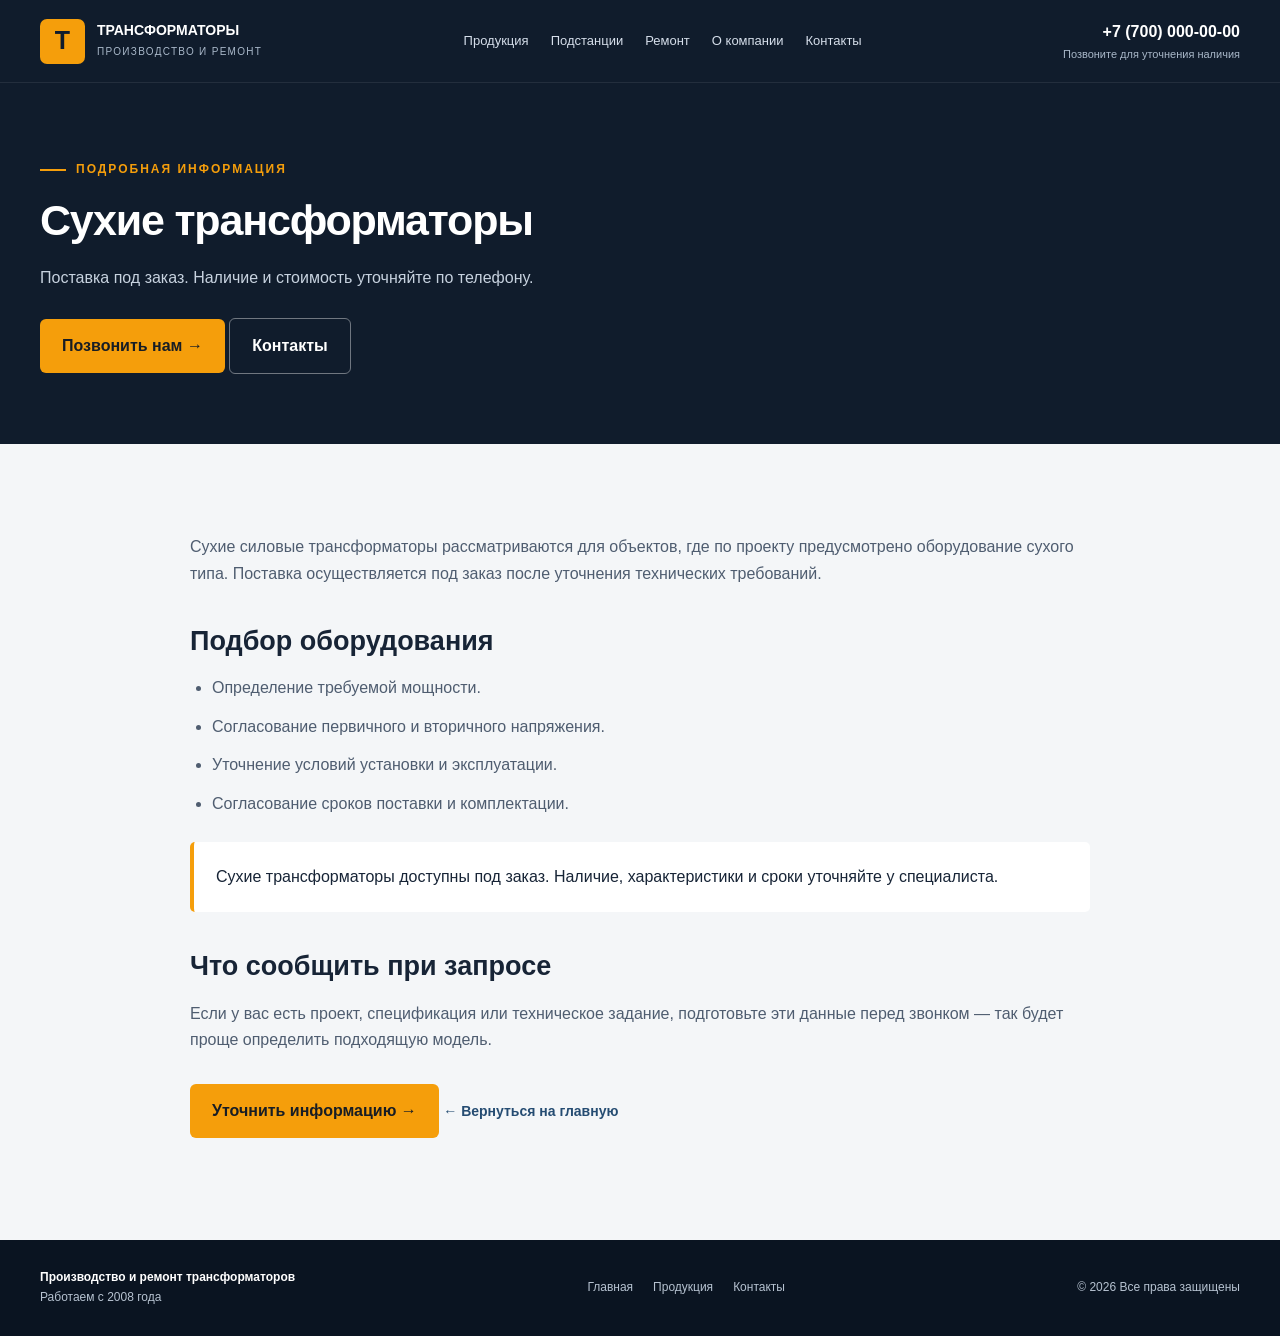
<file: transformator-site-updated/dry-transformer.html>
<!DOCTYPE html><html lang="ru"><head><meta charset="UTF-8"><meta name="viewport" content="width=device-width, initial-scale=1.0"><meta name="theme-color" content="#101c2c"><title>Сухие трансформаторы — Производство и ремонт трансформаторов</title><meta name="description" content="Сухие трансформаторы. Работаем с 2008 года. Наличие и стоимость уточняйте по телефону."><link rel="stylesheet" href="css/style.css"></head><body>
<header class="header"><div class="container header-inner"><a href="index.html" class="logo"><div class="logo-mark">Т</div><div><div class="logo-title">ТРАНСФОРМАТОРЫ</div><span class="logo-subtitle">Производство и ремонт</span></div></a><nav class="nav"><a href="index.html#products">Продукция</a><a href="substations.html">Подстанции</a><a href="repair.html">Ремонт</a><a href="index.html#about">О компании</a><a href="index.html#contacts">Контакты</a></nav><div class="header-contact"><a href="tel:+77000000000" class="header-phone">+7 (700) 000-00-00</a><div class="header-caption">Позвоните для уточнения наличия</div></div><a class="menu-toggle" href="index.html">← На главную</a></div></header>
<section class="detail-hero"><div class="container"><div class="eyebrow">Подробная информация</div><h1 class="section-title">Сухие трансформаторы</h1><p>Поставка под заказ. Наличие и стоимость уточняйте по телефону.</p><div style="margin-top:26px"><a class="btn btn-primary" href="tel:+77000000000">Позвонить нам →</a> <a class="btn btn-outline" href="index.html#contacts">Контакты</a></div></div></section>
<main class="section"><div class="container detail-content"><p>Сухие силовые трансформаторы рассматриваются для объектов, где по проекту предусмотрено оборудование сухого типа. Поставка осуществляется под заказ после уточнения технических требований.</p><h2>Подбор оборудования</h2><ul><li>Определение требуемой мощности.</li><li>Согласование первичного и вторичного напряжения.</li><li>Уточнение условий установки и эксплуатации.</li><li>Согласование сроков поставки и комплектации.</li></ul><div class="detail-callout">Сухие трансформаторы доступны под заказ. Наличие, характеристики и сроки уточняйте у специалиста.</div><h2>Что сообщить при запросе</h2><p>Если у вас есть проект, спецификация или техническое задание, подготовьте эти данные перед звонком — так будет проще определить подходящую модель.</p><p style="margin-top:30px"><a class="btn btn-primary" href="index.html#contacts">Уточнить информацию →</a> <a class="product-link" href="index.html">← Вернуться на главную</a></p></div></main>
<footer class="footer"><div class="container footer-inner"><div><strong>Производство и ремонт трансформаторов</strong><div>Работаем с 2008 года</div></div><div class="footer-links"><a href="index.html">Главная</a><a href="index.html#products">Продукция</a><a href="index.html#contacts">Контакты</a></div><div>© 2026 Все права защищены</div></div></footer></body></html>
</file>
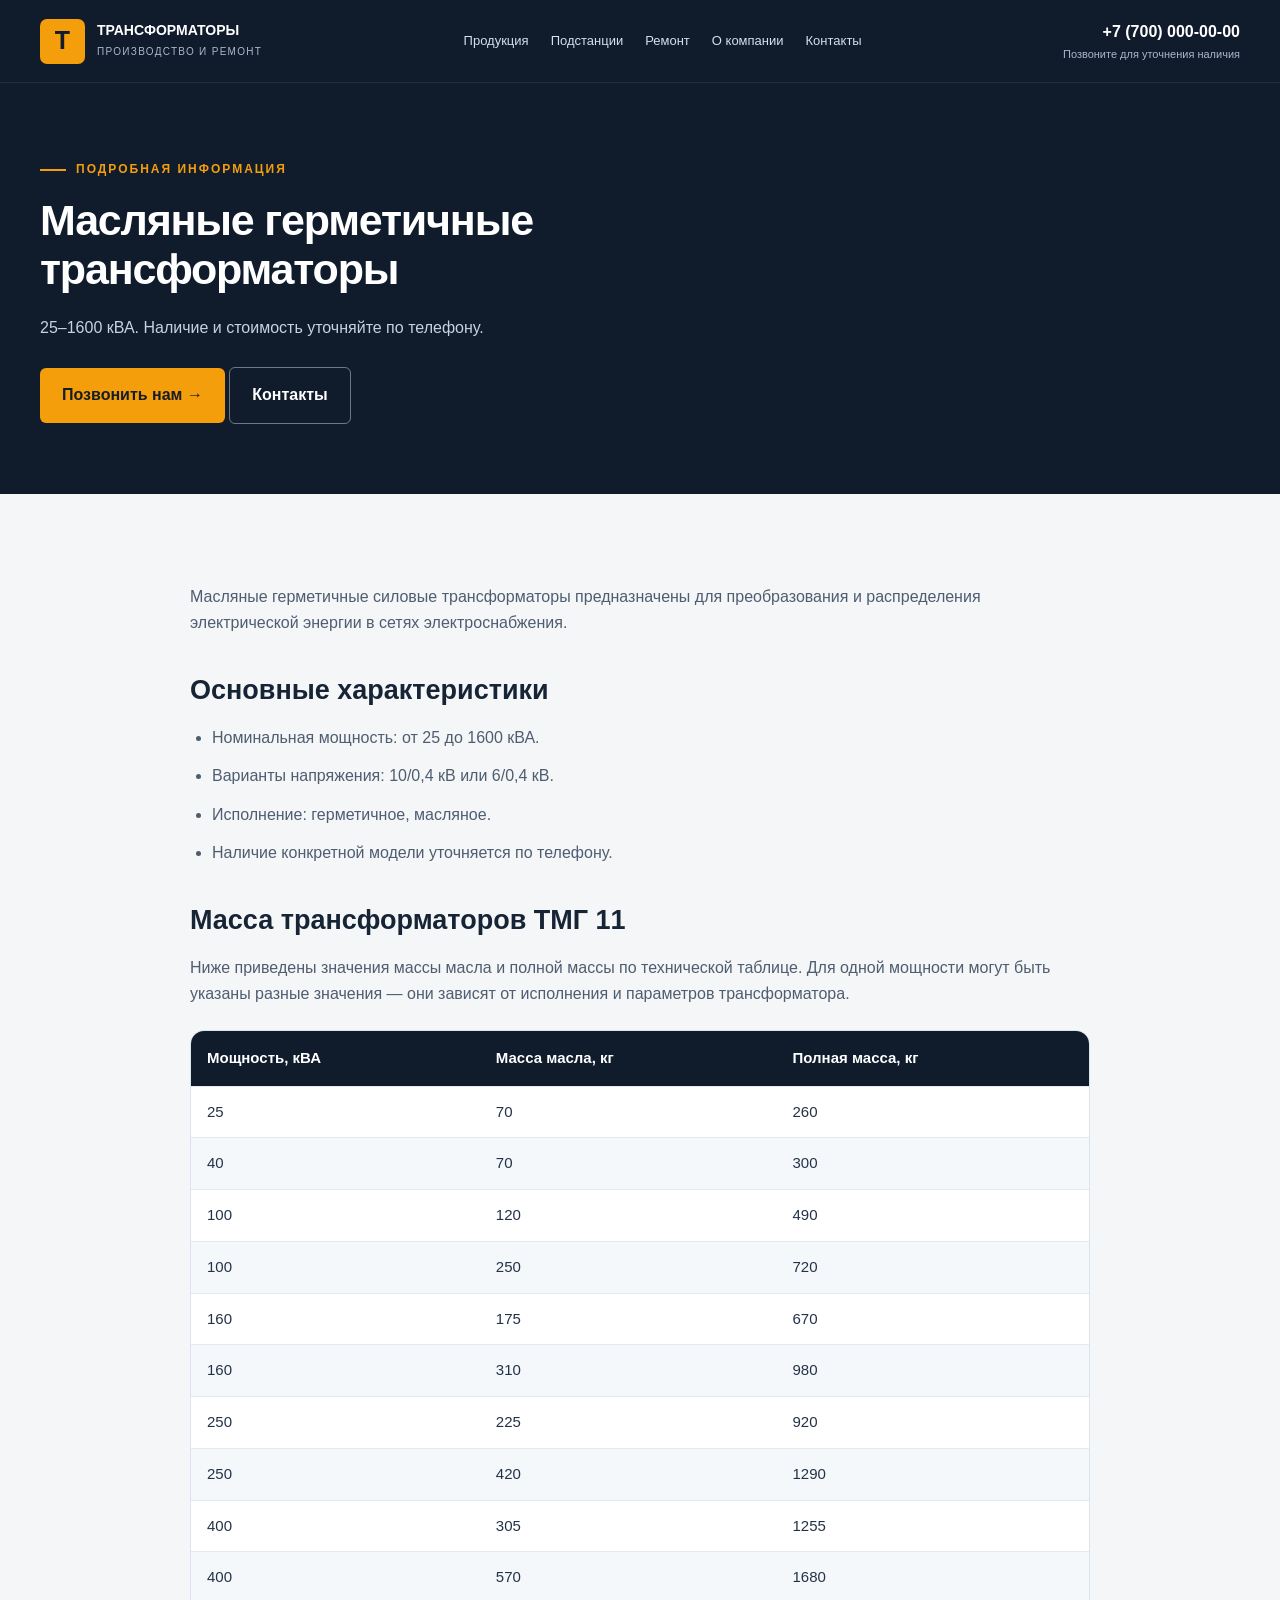
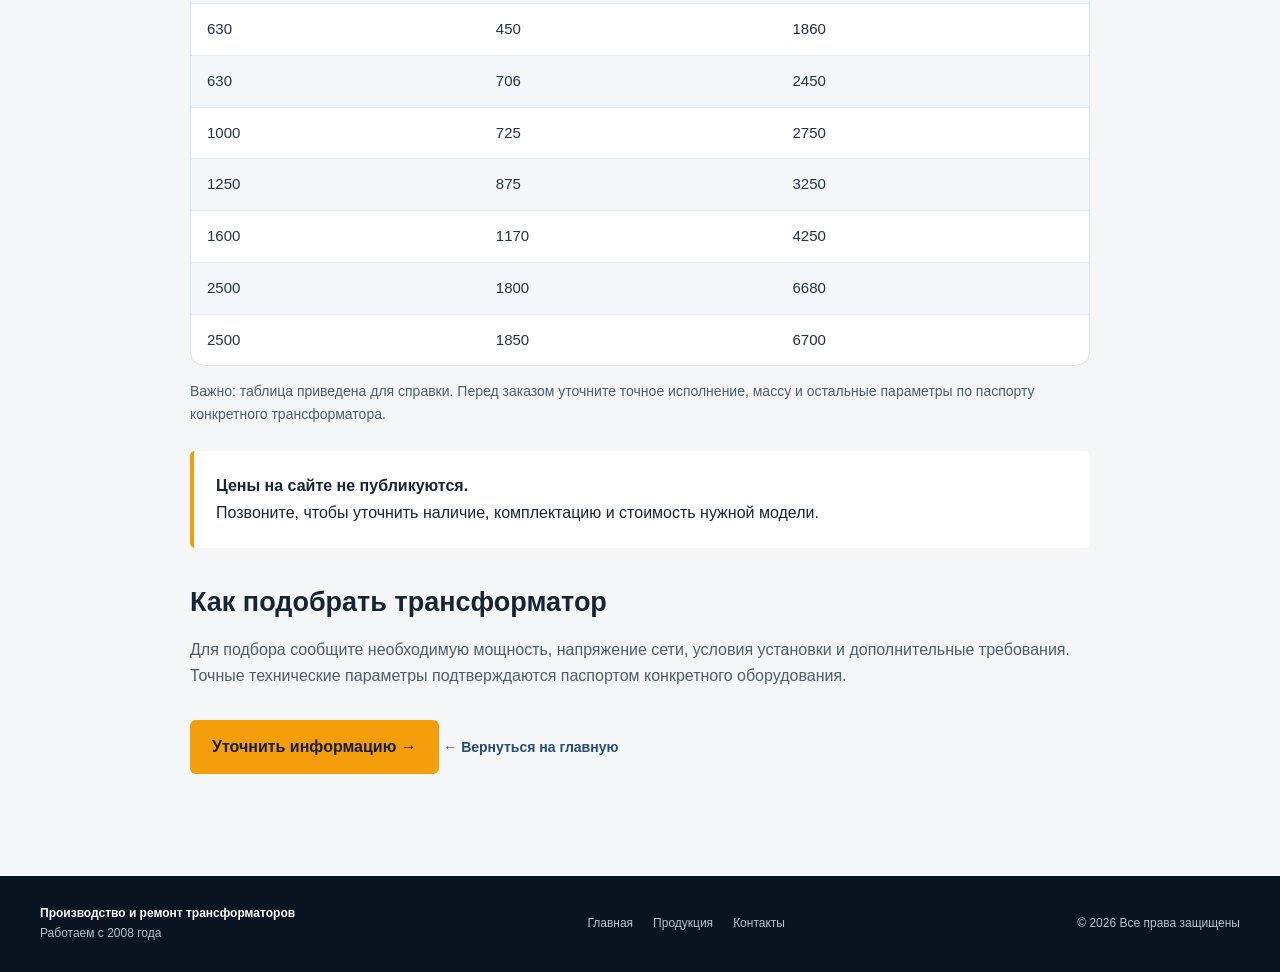
<file: transformator-site-updated/oil-transformer.html>
<!DOCTYPE html><html lang="ru"><head><meta charset="UTF-8"><meta name="viewport" content="width=device-width, initial-scale=1.0"><meta name="theme-color" content="#101c2c"><title>Масляные герметичные трансформаторы — Производство и ремонт трансформаторов</title><meta name="description" content="Масляные герметичные трансформаторы. Работаем с 2008 года. Наличие и стоимость уточняйте по телефону."><link rel="stylesheet" href="css/style.css"></head><body>
<header class="header"><div class="container header-inner"><a href="index.html" class="logo"><div class="logo-mark">Т</div><div><div class="logo-title">ТРАНСФОРМАТОРЫ</div><span class="logo-subtitle">Производство и ремонт</span></div></a><nav class="nav"><a href="index.html#products">Продукция</a><a href="substations.html">Подстанции</a><a href="repair.html">Ремонт</a><a href="index.html#about">О компании</a><a href="index.html#contacts">Контакты</a></nav><div class="header-contact"><a href="tel:+77000000000" class="header-phone">+7 (700) 000-00-00</a><div class="header-caption">Позвоните для уточнения наличия</div></div><a class="menu-toggle" href="index.html">← На главную</a></div></header>
<section class="detail-hero"><div class="container"><div class="eyebrow">Подробная информация</div><h1 class="section-title">Масляные герметичные трансформаторы</h1><p>25–1600 кВА. Наличие и стоимость уточняйте по телефону.</p><div style="margin-top:26px"><a class="btn btn-primary" href="tel:+77000000000">Позвонить нам →</a> <a class="btn btn-outline" href="index.html#contacts">Контакты</a></div></div></section>
<main class="section"><div class="container detail-content"><p>Масляные герметичные силовые трансформаторы предназначены для преобразования и распределения электрической энергии в сетях электроснабжения.</p><h2>Основные характеристики</h2><ul><li>Номинальная мощность: от 25 до 1600 кВА.</li><li>Варианты напряжения: 10/0,4 кВ или 6/0,4 кВ.</li><li>Исполнение: герметичное, масляное.</li><li>Наличие конкретной модели уточняется по телефону.</li></ul><h2>Масса трансформаторов ТМГ 11</h2>
<p>Ниже приведены значения массы масла и полной массы по технической таблице. Для одной мощности могут быть указаны разные значения — они зависят от исполнения и параметров трансформатора.</p>
<div class="spec-table-wrap"><table class="spec-table"><thead><tr><th>Мощность, кВА</th><th>Масса масла, кг</th><th>Полная масса, кг</th></tr></thead><tbody>
<tr><td>25</td><td>70</td><td>260</td></tr><tr><td>40</td><td>70</td><td>300</td></tr><tr><td>100</td><td>120</td><td>490</td></tr><tr><td>100</td><td>250</td><td>720</td></tr><tr><td>160</td><td>175</td><td>670</td></tr><tr><td>160</td><td>310</td><td>980</td></tr><tr><td>250</td><td>225</td><td>920</td></tr><tr><td>250</td><td>420</td><td>1290</td></tr><tr><td>400</td><td>305</td><td>1255</td></tr><tr><td>400</td><td>570</td><td>1680</td></tr><tr><td>630</td><td>450</td><td>1860</td></tr><tr><td>630</td><td>706</td><td>2450</td></tr><tr><td>1000</td><td>725</td><td>2750</td></tr><tr><td>1250</td><td>875</td><td>3250</td></tr><tr><td>1600</td><td>1170</td><td>4250</td></tr><tr><td>2500</td><td>1800</td><td>6680</td></tr><tr><td>2500</td><td>1850</td><td>6700</td></tr>
</tbody></table></div>
<p class="spec-note">Важно: таблица приведена для справки. Перед заказом уточните точное исполнение, массу и остальные параметры по паспорту конкретного трансформатора.</p><div class="detail-callout"><strong>Цены на сайте не публикуются.</strong><br>Позвоните, чтобы уточнить наличие, комплектацию и стоимость нужной модели.</div><h2>Как подобрать трансформатор</h2><p>Для подбора сообщите необходимую мощность, напряжение сети, условия установки и дополнительные требования. Точные технические параметры подтверждаются паспортом конкретного оборудования.</p><p style="margin-top:30px"><a class="btn btn-primary" href="index.html#contacts">Уточнить информацию →</a> <a class="product-link" href="index.html">← Вернуться на главную</a></p></div></main>
<footer class="footer"><div class="container footer-inner"><div><strong>Производство и ремонт трансформаторов</strong><div>Работаем с 2008 года</div></div><div class="footer-links"><a href="index.html">Главная</a><a href="index.html#products">Продукция</a><a href="index.html#contacts">Контакты</a></div><div>© 2026 Все права защищены</div></div></footer></body></html>
</file>
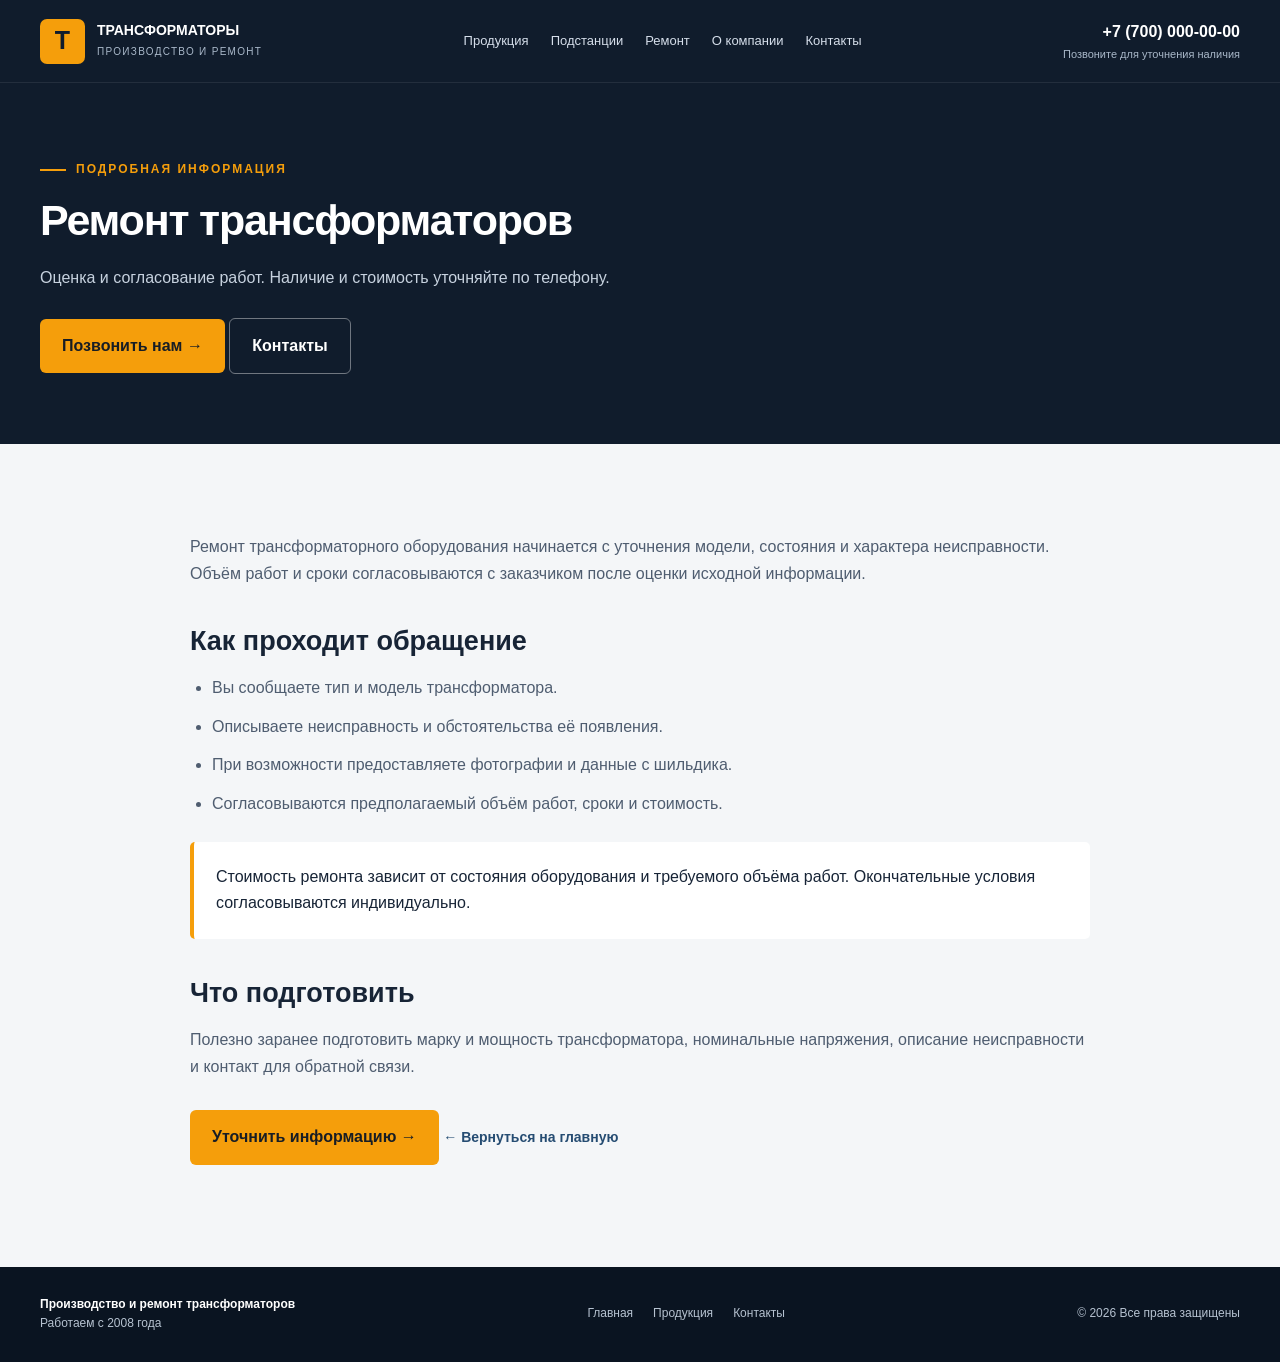
<file: transformator-site-updated/repair.html>
<!DOCTYPE html><html lang="ru"><head><meta charset="UTF-8"><meta name="viewport" content="width=device-width, initial-scale=1.0"><meta name="theme-color" content="#101c2c"><title>Ремонт трансформаторов — Производство и ремонт трансформаторов</title><meta name="description" content="Ремонт трансформаторов. Работаем с 2008 года. Наличие и стоимость уточняйте по телефону."><link rel="stylesheet" href="css/style.css"></head><body>
<header class="header"><div class="container header-inner"><a href="index.html" class="logo"><div class="logo-mark">Т</div><div><div class="logo-title">ТРАНСФОРМАТОРЫ</div><span class="logo-subtitle">Производство и ремонт</span></div></a><nav class="nav"><a href="index.html#products">Продукция</a><a href="substations.html">Подстанции</a><a href="repair.html">Ремонт</a><a href="index.html#about">О компании</a><a href="index.html#contacts">Контакты</a></nav><div class="header-contact"><a href="tel:+77000000000" class="header-phone">+7 (700) 000-00-00</a><div class="header-caption">Позвоните для уточнения наличия</div></div><a class="menu-toggle" href="index.html">← На главную</a></div></header>
<section class="detail-hero"><div class="container"><div class="eyebrow">Подробная информация</div><h1 class="section-title">Ремонт трансформаторов</h1><p>Оценка и согласование работ. Наличие и стоимость уточняйте по телефону.</p><div style="margin-top:26px"><a class="btn btn-primary" href="tel:+77000000000">Позвонить нам →</a> <a class="btn btn-outline" href="index.html#contacts">Контакты</a></div></div></section>
<main class="section"><div class="container detail-content"><p>Ремонт трансформаторного оборудования начинается с уточнения модели, состояния и характера неисправности. Объём работ и сроки согласовываются с заказчиком после оценки исходной информации.</p><h2>Как проходит обращение</h2><ul><li>Вы сообщаете тип и модель трансформатора.</li><li>Описываете неисправность и обстоятельства её появления.</li><li>При возможности предоставляете фотографии и данные с шильдика.</li><li>Согласовываются предполагаемый объём работ, сроки и стоимость.</li></ul><div class="detail-callout">Стоимость ремонта зависит от состояния оборудования и требуемого объёма работ. Окончательные условия согласовываются индивидуально.</div><h2>Что подготовить</h2><p>Полезно заранее подготовить марку и мощность трансформатора, номинальные напряжения, описание неисправности и контакт для обратной связи.</p><p style="margin-top:30px"><a class="btn btn-primary" href="index.html#contacts">Уточнить информацию →</a> <a class="product-link" href="index.html">← Вернуться на главную</a></p></div></main>
<footer class="footer"><div class="container footer-inner"><div><strong>Производство и ремонт трансформаторов</strong><div>Работаем с 2008 года</div></div><div class="footer-links"><a href="index.html">Главная</a><a href="index.html#products">Продукция</a><a href="index.html#contacts">Контакты</a></div><div>© 2026 Все права защищены</div></div></footer></body></html>
</file>
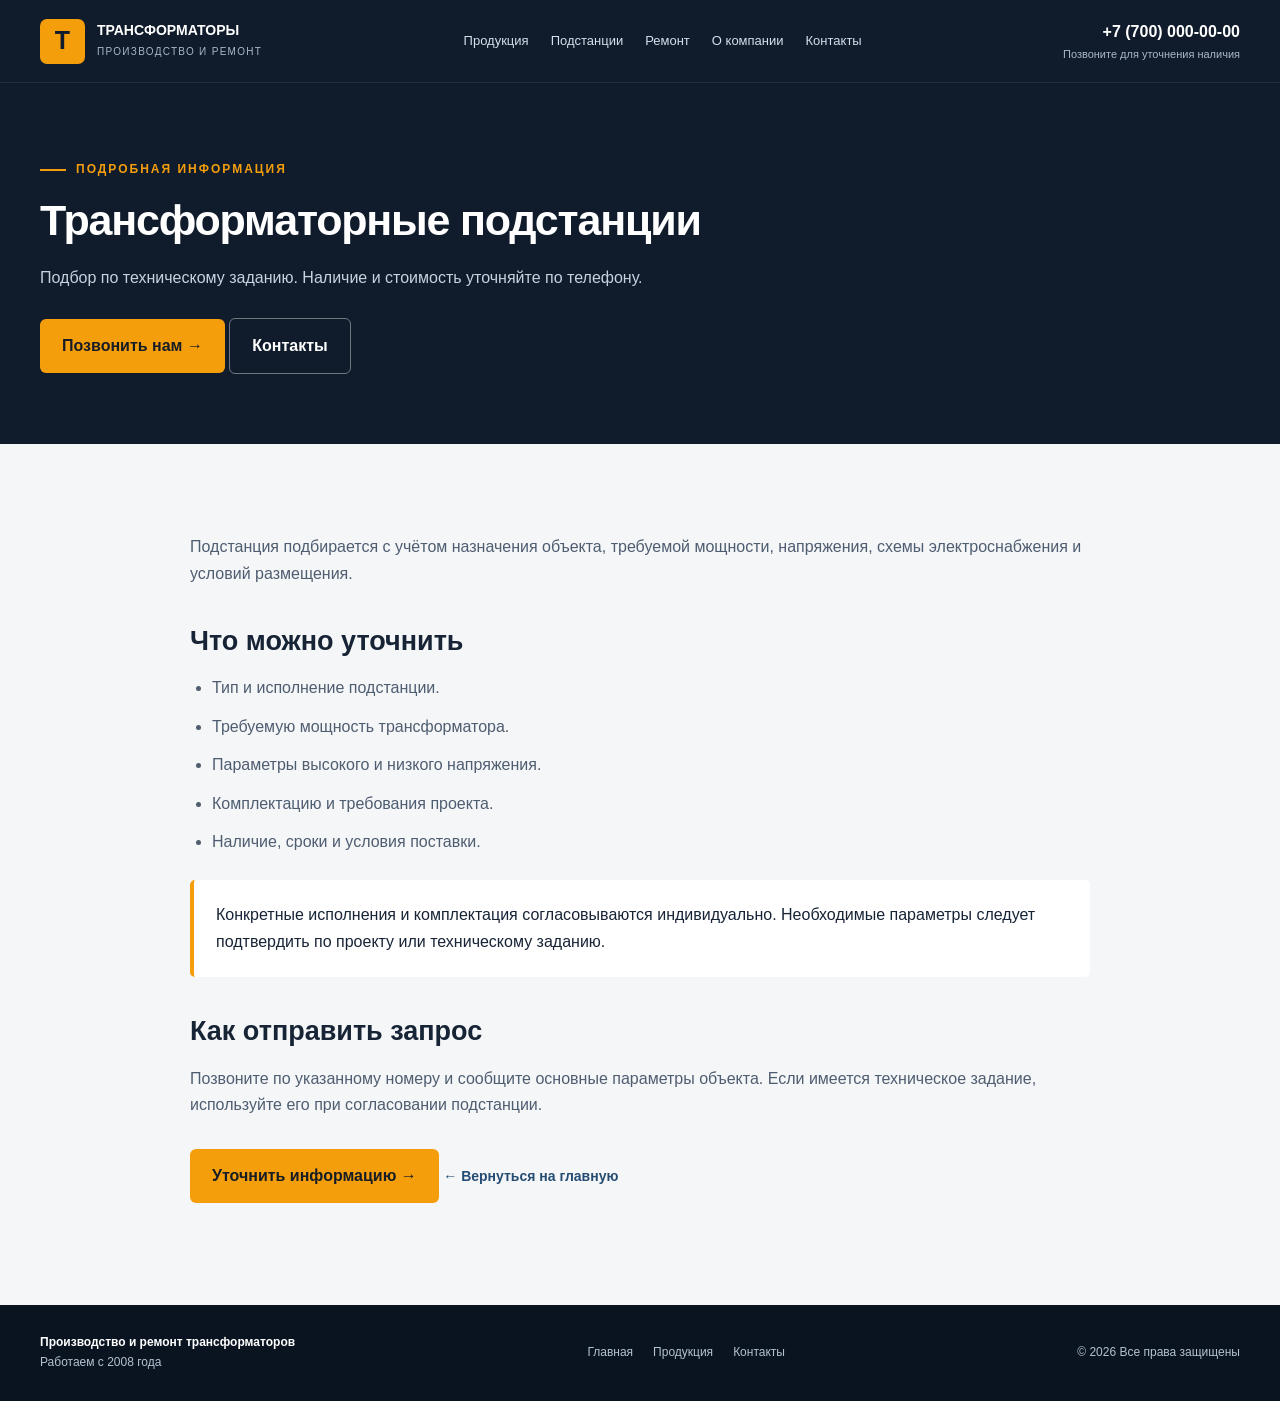
<file: transformator-site-updated/substations.html>
<!DOCTYPE html><html lang="ru"><head><meta charset="UTF-8"><meta name="viewport" content="width=device-width, initial-scale=1.0"><meta name="theme-color" content="#101c2c"><title>Трансформаторные подстанции — Производство и ремонт трансформаторов</title><meta name="description" content="Трансформаторные подстанции. Работаем с 2008 года. Наличие и стоимость уточняйте по телефону."><link rel="stylesheet" href="css/style.css"></head><body>
<header class="header"><div class="container header-inner"><a href="index.html" class="logo"><div class="logo-mark">Т</div><div><div class="logo-title">ТРАНСФОРМАТОРЫ</div><span class="logo-subtitle">Производство и ремонт</span></div></a><nav class="nav"><a href="index.html#products">Продукция</a><a href="substations.html">Подстанции</a><a href="repair.html">Ремонт</a><a href="index.html#about">О компании</a><a href="index.html#contacts">Контакты</a></nav><div class="header-contact"><a href="tel:+77000000000" class="header-phone">+7 (700) 000-00-00</a><div class="header-caption">Позвоните для уточнения наличия</div></div><a class="menu-toggle" href="index.html">← На главную</a></div></header>
<section class="detail-hero"><div class="container"><div class="eyebrow">Подробная информация</div><h1 class="section-title">Трансформаторные подстанции</h1><p>Подбор по техническому заданию. Наличие и стоимость уточняйте по телефону.</p><div style="margin-top:26px"><a class="btn btn-primary" href="tel:+77000000000">Позвонить нам →</a> <a class="btn btn-outline" href="index.html#contacts">Контакты</a></div></div></section>
<main class="section"><div class="container detail-content"><p>Подстанция подбирается с учётом назначения объекта, требуемой мощности, напряжения, схемы электроснабжения и условий размещения.</p><h2>Что можно уточнить</h2><ul><li>Тип и исполнение подстанции.</li><li>Требуемую мощность трансформатора.</li><li>Параметры высокого и низкого напряжения.</li><li>Комплектацию и требования проекта.</li><li>Наличие, сроки и условия поставки.</li></ul><div class="detail-callout">Конкретные исполнения и комплектация согласовываются индивидуально. Необходимые параметры следует подтвердить по проекту или техническому заданию.</div><h2>Как отправить запрос</h2><p>Позвоните по указанному номеру и сообщите основные параметры объекта. Если имеется техническое задание, используйте его при согласовании подстанции.</p><p style="margin-top:30px"><a class="btn btn-primary" href="index.html#contacts">Уточнить информацию →</a> <a class="product-link" href="index.html">← Вернуться на главную</a></p></div></main>
<footer class="footer"><div class="container footer-inner"><div><strong>Производство и ремонт трансформаторов</strong><div>Работаем с 2008 года</div></div><div class="footer-links"><a href="index.html">Главная</a><a href="index.html#products">Продукция</a><a href="index.html#contacts">Контакты</a></div><div>© 2026 Все права защищены</div></div></footer></body></html>
</file>
<file: transformator-site-updated/css/style.css>
:root{--bg:#f4f6f8;--dark:#101c2c;--dark-light:#192b40;--blue:#254c72;--orange:#f59e0b;--text:#172436;--muted:#68778a;--white:#fff;--border:#e0e6ed;--radius:12px;--container:1200px}
*{margin:0;padding:0;box-sizing:border-box}html{scroll-behavior:smooth;scroll-padding-top:90px}body{font-family:Arial,Helvetica,sans-serif;background:var(--bg);color:var(--text);line-height:1.65}a{text-decoration:none;color:inherit}img{display:block;width:100%;height:100%;object-fit:cover}button,input,textarea{font:inherit}.container{width:min(var(--container),calc(100% - 40px));margin:0 auto}.section{padding:90px 0}.section-white{background:#fff}.eyebrow{display:inline-flex;align-items:center;gap:10px;color:var(--orange);font-size:12px;font-weight:800;letter-spacing:2px;text-transform:uppercase;margin-bottom:16px}.eyebrow:before{content:"";width:26px;height:2px;background:currentColor}.section-title{font-size:clamp(28px,4vw,43px);line-height:1.15;letter-spacing:-1.2px;margin-bottom:20px;max-width:750px}.section-description{color:var(--muted);max-width:700px;margin-bottom:40px}.btn{display:inline-flex;align-items:center;justify-content:center;gap:10px;padding:14px 22px;border:0;border-radius:6px;font-weight:700;cursor:pointer;transition:.2s}.btn-primary{background:var(--orange);color:#171d25}.btn-primary:hover{background:#ffbd43;transform:translateY(-2px)}.btn-outline{border:1px solid rgba(255,255,255,.4);color:#fff;background:transparent}.btn-outline:hover{background:#fff;color:var(--dark)}
.header{position:sticky;top:0;z-index:100;background:var(--dark);color:#fff;border-bottom:1px solid rgba(255,255,255,.08)}.header-inner{min-height:82px;display:flex;align-items:center;justify-content:space-between;gap:25px}.logo{display:flex;align-items:center;gap:12px;min-width:220px}.logo-mark{width:45px;height:45px;display:grid;place-items:center;flex-shrink:0;background:var(--orange);color:var(--dark);border-radius:7px;font-size:25px;font-weight:900}.logo-title{font-size:14px;font-weight:800;line-height:1.25}.logo-subtitle{display:block;margin-top:4px;color:#a9b8c9;font-size:10px;letter-spacing:1.3px;text-transform:uppercase}.nav{display:flex;align-items:center;gap:22px;font-size:13px;color:#d5deea}.nav a:hover{color:var(--orange)}.header-contact{text-align:right;flex-shrink:0}.header-phone{font-size:16px;font-weight:800;white-space:nowrap}.header-caption{color:#a9b8c9;font-size:11px}.menu-toggle{display:none;background:transparent;border:1px solid #526174;color:#fff;border-radius:6px;padding:8px 12px;cursor:pointer}
.hero{position:relative;overflow:hidden;color:#fff;background:var(--dark)}.hero:before{content:"";position:absolute;inset:0;background:linear-gradient(90deg,rgba(12,24,39,.97),rgba(12,24,39,.82) 55%,rgba(12,24,39,.5)),url("../images/hero-transformer.jpg") center/cover no-repeat}.hero:after{content:"";position:absolute;inset:0;opacity:.1;pointer-events:none;background-image:linear-gradient(rgba(255,255,255,.12) 1px,transparent 1px),linear-gradient(90deg,rgba(255,255,255,.12) 1px,transparent 1px);background-size:50px 50px}.hero-inner{position:relative;z-index:1;min-height:590px;padding:90px 0;display:flex;flex-direction:column;justify-content:center;align-items:flex-start}.hero-tag{padding:8px 13px;border:1px solid rgba(245,158,11,.45);background:rgba(245,158,11,.1);color:#ffc45b;border-radius:4px;font-size:12px;font-weight:700;letter-spacing:1px;text-transform:uppercase;margin-bottom:25px}.hero h1{max-width:850px;font-size:clamp(36px,5.3vw,66px);line-height:1.08;letter-spacing:-2px;margin-bottom:25px}.hero h1 span{color:var(--orange)}.hero-text{max-width:650px;color:#c7d2df;font-size:17px;margin-bottom:32px}.hero-actions{display:flex;gap:13px;flex-wrap:wrap;margin-bottom:60px}.hero-facts{display:flex;flex-wrap:wrap;gap:45px;border-top:1px solid rgba(255,255,255,.17);padding-top:25px;width:100%;max-width:850px}.fact-number{color:var(--orange);font-size:30px;font-weight:900;line-height:1.2}.fact-text{color:#c7d2df;font-size:12px;margin-top:7px}
.products-grid{display:grid;grid-template-columns:repeat(3,1fr);gap:23px}.product-card{display:flex;flex-direction:column;background:#fff;border:1px solid var(--border);border-radius:var(--radius);overflow:hidden;transition:.25s}.product-card:hover{transform:translateY(-5px);box-shadow:0 16px 35px rgba(16,28,44,.09)}.product-image{height:240px;position:relative;background:#e2e8ef;overflow:hidden}.product-image img{transition:transform .4s}.product-card:hover .product-image img{transform:scale(1.04)}.product-label{position:absolute;top:15px;left:15px;background:var(--orange);color:var(--dark);font-size:11px;font-weight:800;padding:6px 10px;border-radius:3px;text-transform:uppercase}.product-content{padding:26px;display:flex;flex:1;flex-direction:column}.product-content h3{font-size:21px;line-height:1.3;margin-bottom:13px}.product-content p{color:var(--muted);font-size:14px;margin-bottom:20px}.spec-list{list-style:none;border-top:1px solid var(--border);margin-top:auto;padding-top:15px;margin-bottom:22px}.spec-list li{position:relative;padding:7px 0 7px 18px;font-size:13px;color:#445267}.spec-list li:before{content:"";position:absolute;left:0;top:15px;width:7px;height:7px;background:var(--orange);border-radius:2px}.product-link{color:var(--blue);font-weight:800;font-size:14px}.product-link:hover{color:#b86a00}
.advantages{background:var(--dark);color:#fff}.advantages .section-description{color:#b6c2d0}.advantages-grid{display:grid;grid-template-columns:repeat(4,1fr);gap:18px}.advantage-card{border:1px solid rgba(255,255,255,.13);background:rgba(255,255,255,.035);padding:28px 23px;border-radius:8px}.advantage-icon{width:48px;height:48px;display:grid;place-items:center;color:var(--orange);border:1px solid rgba(245,158,11,.35);background:rgba(245,158,11,.09);border-radius:8px;font-size:23px;margin-bottom:22px}.advantage-card h3{font-size:17px;margin-bottom:12px}.advantage-card p{color:#b6c2d0;font-size:13px}
.repair-layout,.about-layout{display:grid;grid-template-columns:1fr 1fr;align-items:center;gap:60px}.repair-photo,.about-photo{height:430px;position:relative;overflow:hidden;border-radius:var(--radius);background:#e2e8ef}.check-list{list-style:none;margin:28px 0}.check-list li{display:flex;align-items:flex-start;gap:13px;margin-bottom:17px;color:#445267;font-size:15px}.check{flex-shrink:0;width:23px;height:23px;display:grid;place-items:center;background:#fff0d3;color:#9b5d00;border-radius:50%;font-size:13px;font-weight:900;margin-top:2px}.about-badge{position:absolute;left:20px;bottom:20px;padding:20px 24px;color:#fff;background:var(--dark);border-left:4px solid var(--orange)}.about-badge strong{display:block;color:var(--orange);font-size:34px;line-height:1.2}.about-badge span{font-size:12px}.about-text{color:var(--muted);margin-bottom:17px}.about-points{display:grid;grid-template-columns:1fr 1fr;gap:14px;margin-top:28px}.about-point{padding:15px;border:1px solid var(--border);border-radius:7px;font-size:13px;font-weight:700}.about-point span{display:block;color:var(--orange);font-size:21px;margin-bottom:5px}
.gallery-grid{display:grid;grid-template-columns:repeat(3,1fr);gap:16px}.gallery-item{height:260px;overflow:hidden;background:#dfe5ec;border-radius:8px;cursor:zoom-in;position:relative}.gallery-item img{transition:transform .35s}.gallery-item:hover img{transform:scale(1.06)}.gallery-caption{position:absolute;left:0;right:0;bottom:0;padding:40px 18px 15px;color:#fff;font-size:14px;font-weight:700;background:linear-gradient(transparent,rgba(9,18,29,.85))}.steps-grid{display:grid;grid-template-columns:repeat(4,1fr);gap:25px}.step-number{color:var(--orange);font-size:37px;font-weight:900;border-bottom:2px solid var(--border);padding-bottom:15px;margin-bottom:20px}.step h3{font-size:18px;margin-bottom:10px}.step p{font-size:13px;color:var(--muted)}
.contact-section{background:var(--dark);color:#fff}.contact-layout{display:grid;grid-template-columns:1fr .85fr;gap:65px;align-items:start}.contact-section .section-description{color:#b6c2d0}.contact-list{list-style:none;margin-top:30px}.contact-list li{display:flex;gap:15px;margin-bottom:23px}.contact-icon{width:43px;height:43px;display:grid;place-items:center;flex-shrink:0;background:rgba(255,255,255,.08);color:var(--orange);border-radius:6px;font-size:20px}.contact-label{color:#a9b8c9;font-size:12px}.contact-value{font-size:16px;font-weight:700;overflow-wrap:anywhere}.contact-form{background:#fff;color:var(--text);padding:30px;border-radius:10px}.contact-form h3{font-size:24px;margin-bottom:8px}.form-description{color:var(--muted);font-size:13px;margin-bottom:22px}.form-group{margin-bottom:15px}.form-group label{display:block;font-size:12px;font-weight:700;margin-bottom:7px}.form-group input,.form-group textarea{width:100%;padding:13px 14px;background:#f7f9fb;border:1px solid #dce3eb;border-radius:5px;outline:none;color:var(--text)}.form-group textarea{min-height:95px;resize:vertical}.contact-form .btn{width:100%}.privacy-note{color:var(--muted);font-size:11px;margin-top:13px}.footer{background:#0a1421;color:#b6c2d0;padding:28px 0}.footer-inner{display:flex;justify-content:space-between;align-items:center;flex-wrap:wrap;gap:15px;font-size:12px}.footer strong{color:#fff}.footer-links{display:flex;gap:20px}.detail-hero{background:var(--dark);color:white;padding:70px 0}.detail-hero p{color:#c7d2df;max-width:760px}.detail-content{max-width:900px}.detail-content h2{font-size:27px;margin:32px 0 12px}.detail-content p,.detail-content li{color:#4f5d70;margin-bottom:12px}.detail-content ul{padding-left:22px}.detail-callout{background:#fff;border-left:4px solid var(--orange);padding:22px;margin:25px 0;border-radius:5px}.empty-image{height:100%;min-height:200px;display:grid;place-items:center;text-align:center;color:#6d7b8e;background:linear-gradient(135deg,#e5eaf0,#cdd7e2);padding:20px;font-weight:bold}.lightbox{position:fixed;z-index:999;inset:0;display:none;align-items:center;justify-content:center;padding:25px;background:rgba(4,10,18,.94);cursor:zoom-out}.lightbox.active{display:flex}.lightbox img{width:auto;height:auto;max-width:95%;max-height:90vh;object-fit:contain}.lightbox-close{position:absolute;right:25px;top:15px;background:transparent;border:0;color:#fff;font-size:38px;cursor:pointer}
@media(max-width:1000px){.nav{gap:12px;font-size:12px}.header-contact{display:none}.advantages-grid{grid-template-columns:repeat(2,1fr)}.products-grid{grid-template-columns:repeat(2,1fr)}.product-card:last-child{grid-column:1/-1}.repair-layout,.about-layout{gap:35px}}
@media(max-width:760px){.section{padding:65px 0}.container{width:calc(100% - 32px)}.header-inner{min-height:70px}.logo{min-width:0}.logo-mark{width:39px;height:39px}.logo-title{font-size:12px}.logo-subtitle{font-size:9px}.menu-toggle{display:block}.nav{display:none;position:absolute;top:70px;left:0;right:0;padding:15px 20px 22px;background:var(--dark);flex-direction:column;align-items:stretch;gap:0;border-top:1px solid rgba(255,255,255,.1)}.nav.open{display:flex}.nav a{padding:12px 0;border-bottom:1px solid rgba(255,255,255,.08);font-size:14px}.hero-inner{min-height:550px;padding:65px 0}.hero h1{letter-spacing:-1px}.hero-text{font-size:15px}.hero-facts{gap:22px}.fact-number{font-size:25px}.products-grid,.advantages-grid,.repair-layout,.about-layout,.gallery-grid,.steps-grid,.contact-layout{grid-template-columns:1fr}.product-card:last-child{grid-column:auto}.product-image{height:230px}.repair-photo,.about-photo{height:320px}.gallery-item{height:250px}.steps-grid{gap:30px}.step-number{margin-bottom:12px}.contact-layout{gap:35px}.contact-form{padding:22px}.footer-inner{flex-direction:column;align-items:flex-start}}

/* Таблица технических характеристик трансформаторов */
.spec-table-wrap{width:100%;overflow-x:auto;margin:22px 0 14px;border:1px solid #dbe4ee;border-radius:14px;background:#fff}
.spec-table{width:100%;border-collapse:collapse;min-width:460px;color:#243247;font-size:15px}
.spec-table th{background:#101c2c;color:#fff;text-align:left;font-weight:700;padding:15px 16px}
.spec-table td{padding:13px 16px;border-top:1px solid #e4eaf1}
.spec-table tbody tr:nth-child(even){background:#f5f8fb}
.spec-table tbody tr:hover{background:#fff4df}
.spec-note{font-size:14px;color:#65748a;line-height:1.65;margin:12px 0 26px}
</file>
